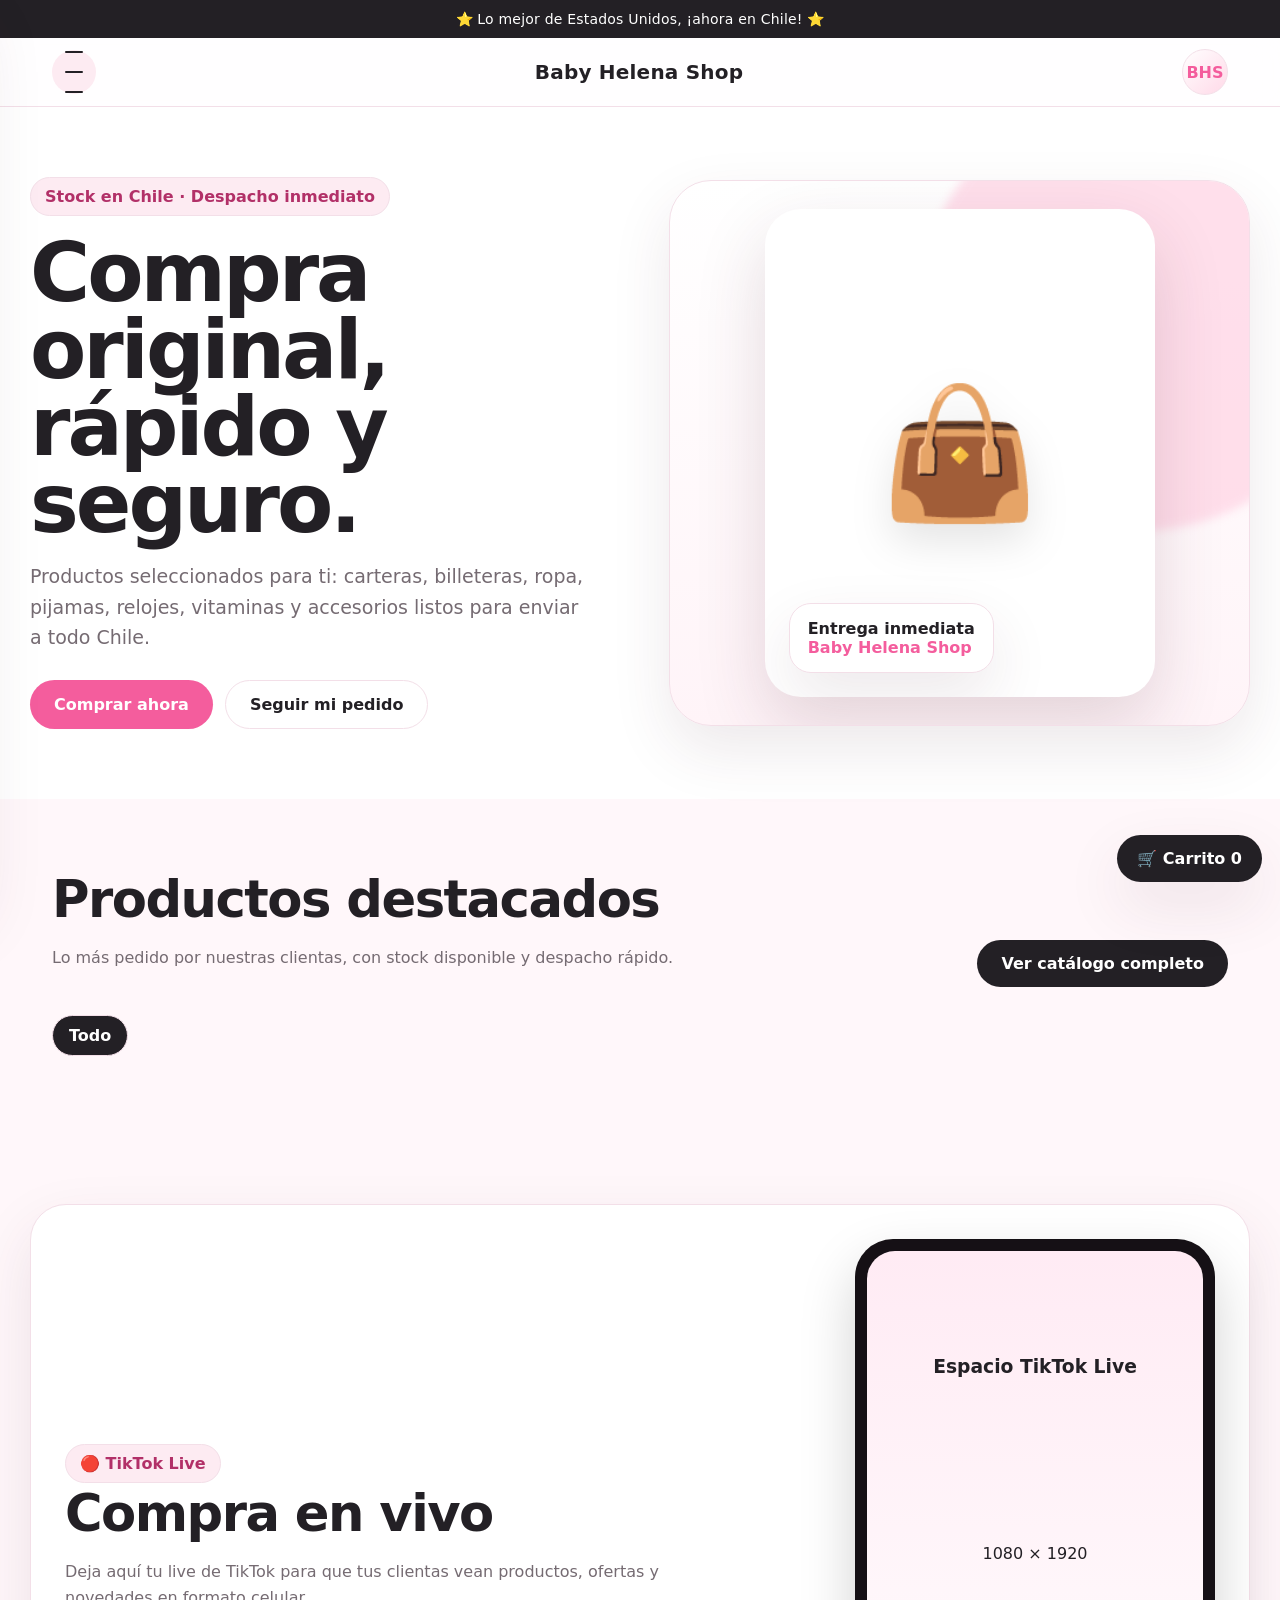
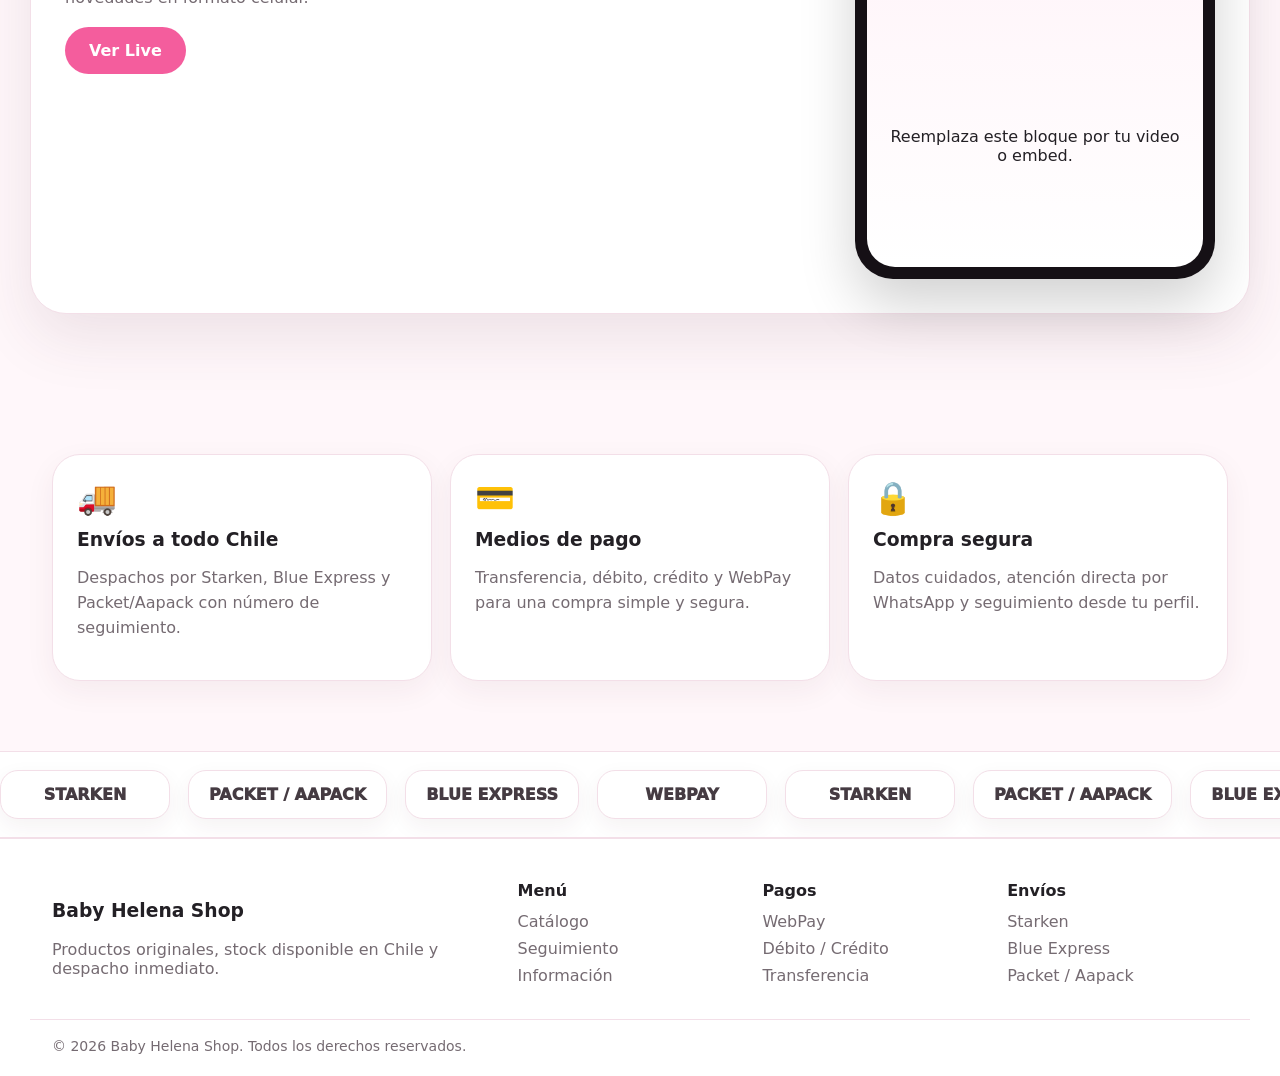
<file: index.html>
<!doctype html><html lang="es"><head><meta charset="utf-8"><meta name="viewport" content="width=device-width,initial-scale=1"><title>Baby Helena Shop | Productos originales en Chile</title><meta name="description" content="Baby Helena Shop: productos originales, stock disponible en Chile, despacho inmediato y compra segura."><link rel="stylesheet" href="css/styles.css"></head><body>
<div class="topbar">⭐ Lo mejor de Estados Unidos, ¡ahora en Chile! ⭐</div>
<nav class="nav"><div class="nav-inner"><button class="hamb" id="menuBtn" aria-label="Abrir menú"><span></span></button><a class="brand" href="index.html">Baby Helena Shop</a><div class="logo-slot">BHS</div></div></nav>
<div class="drawer" id="drawer"><div class="drawer-back" id="drawerBack"></div><aside class="drawer-panel"><div class="drawer-head"><strong>Baby Helena Shop</strong><button class="close" id="closeMenu">×</button></div><div class="drawer-links"><a href="index.html">Inicio</a><a href="catalogo.html">Catálogo</a><a href="seguimiento.html">Seguimiento</a><a href="tiktok.html">TikTok Live</a><a href="info.html">Información</a><a href="login.html">Mi cuenta</a></div></aside></div>
<header class="hero"><div class="container hero-grid"><div><span class="eyebrow">Stock en Chile · Despacho inmediato</span><h1>Compra original, rápido y seguro.</h1><p>Productos seleccionados para ti: carteras, billeteras, ropa, pijamas, relojes, vitaminas y accesorios listos para enviar a todo Chile.</p><div class="hero-actions"><a class="btn pink" href="catalogo.html">Comprar ahora</a><a class="btn ghost" href="seguimiento.html">Seguir mi pedido</a></div></div><div class="hero-card"><div class="product-mock"><div class="bag">👜</div><div class="mock-tag">Entrega inmediata<br><span style="color:#f45d9d">Baby Helena Shop</span></div></div></div></div></header>
<main>
<section class="section" id="catalogo"><div class="container"><div class="section-head"><div><h2>Productos destacados</h2><p class="section-lead">Lo más pedido por nuestras clientas, con stock disponible y despacho rápido.</p></div><a class="btn primary" href="catalogo.html">Ver catálogo completo</a></div><div class="tabs" id="tabs"></div><div class="products" id="productsGrid"></div></div></section>
<section class="section"><div class="container live-box"><div><span class="eyebrow">🔴 TikTok Live</span><h2>Compra en vivo</h2><p class="section-lead">Deja aquí tu live de TikTok para que tus clientas vean productos, ofertas y novedades en formato celular.</p><a class="btn pink" href="tiktok.html">Ver Live</a></div><div class="phone"><div class="phone-screen"><h3>Espacio TikTok Live</h3><p>1080 × 1920</p><p>Reemplaza este bloque por tu video o embed.</p></div></div></div></section>
<section class="section"><div class="container"><div class="trust-grid"><article class="trust"><div class="ico">🚚</div><h3>Envíos a todo Chile</h3><p>Despachos por Starken, Blue Express y Packet/Aapack con número de seguimiento.</p></article><article class="trust"><div class="ico">💳</div><h3>Medios de pago</h3><p>Transferencia, débito, crédito y WebPay para una compra simple y segura.</p></article><article class="trust"><div class="ico">🔒</div><h3>Compra segura</h3><p>Datos cuidados, atención directa por WhatsApp y seguimiento desde tu perfil.</p></article></div></div></section>
<div class="marquee"><div class="marquee-track"><span class="logo-pill">STARKEN</span><span class="logo-pill">PACKET / AAPACK</span><span class="logo-pill">BLUE EXPRESS</span><span class="logo-pill">WEBPAY</span><span class="logo-pill">STARKEN</span><span class="logo-pill">PACKET / AAPACK</span><span class="logo-pill">BLUE EXPRESS</span><span class="logo-pill">WEBPAY</span></div></div>
</main>
<footer><div class="container foot-grid"><div><h3>Baby Helena Shop</h3><p>Productos originales, stock disponible en Chile y despacho inmediato.</p></div><div><h4>Menú</h4><a href="catalogo.html">Catálogo</a><a href="seguimiento.html">Seguimiento</a><a href="info.html">Información</a></div><div><h4>Pagos</h4><p>WebPay</p><p>Débito / Crédito</p><p>Transferencia</p></div><div><h4>Envíos</h4><p>Starken</p><p>Blue Express</p><p>Packet / Aapack</p></div></div><div class="container copy">© 2026 Baby Helena Shop. Todos los derechos reservados.</div></footer>
<button class="cart-float" id="cartBtn">🛒 Carrito <span id="cartCount">0</span></button><div class="cart-panel" id="cartPanel"><h3>Tu carrito</h3><div id="cartItems"></div><h3>Total: <span id="cartTotal">$0</span></h3><a class="btn pink" href="login.html">Finalizar compra</a></div>
<script src="js/products.js"></script><script src="js/app.js"></script></body></html>
</file>
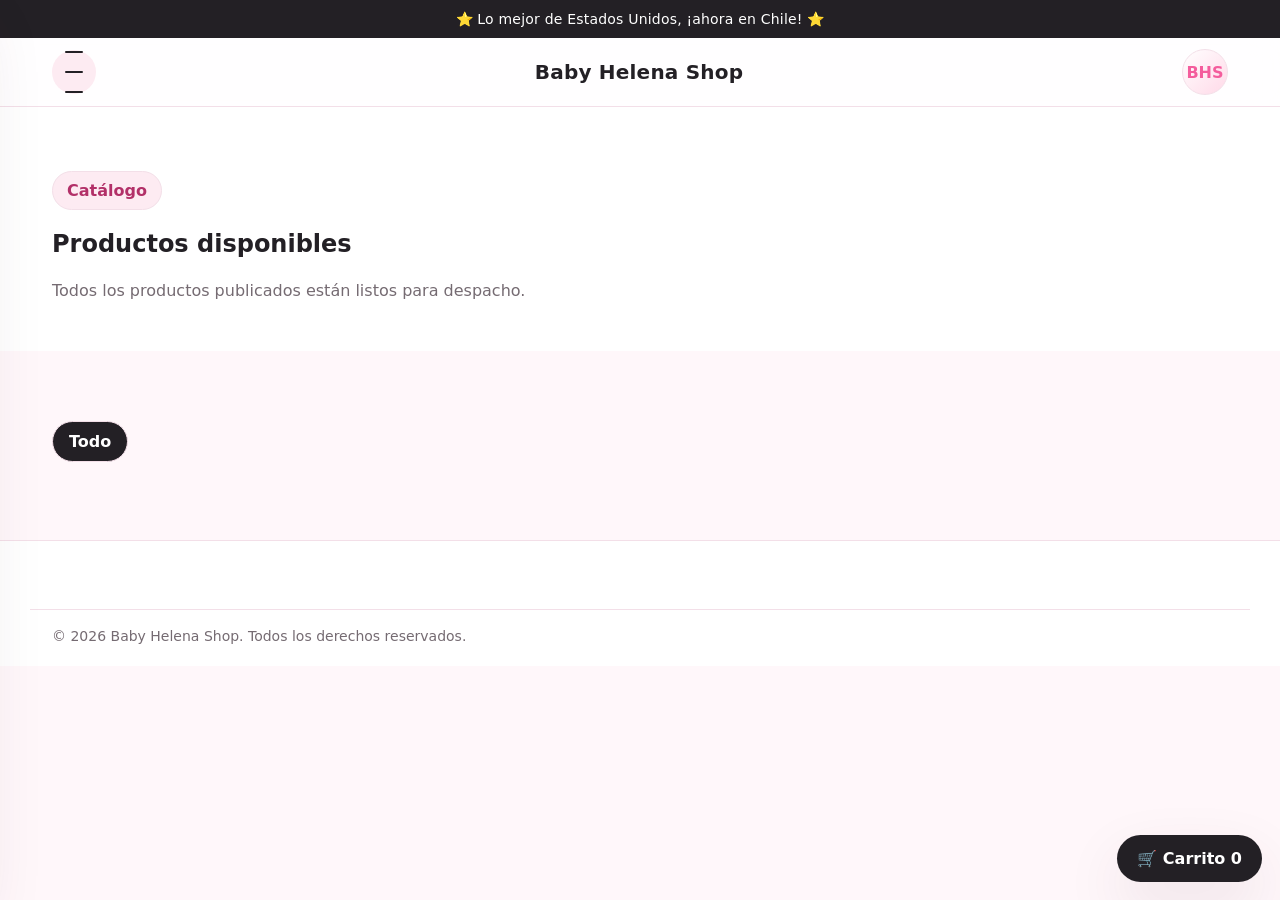
<file: catalogo.html>
<!doctype html><html lang="es"><head><meta charset="utf-8"><meta name="viewport" content="width=device-width,initial-scale=1"><title>Catálogo | Baby Helena Shop</title><link rel="stylesheet" href="css/styles.css"></head><body><div class="topbar">⭐ Lo mejor de Estados Unidos, ¡ahora en Chile! ⭐</div><nav class="nav"><div class="nav-inner"><button class="hamb" id="menuBtn"><span></span></button><a class="brand" href="index.html">Baby Helena Shop</a><div class="logo-slot">BHS</div></div></nav><div class="drawer" id="drawer"><div class="drawer-back" id="drawerBack"></div><aside class="drawer-panel"><div class="drawer-head"><strong>Menú</strong><button class="close" id="closeMenu">×</button></div><div class="drawer-links"><a href="index.html">Inicio</a><a href="catalogo.html">Catálogo</a><a href="seguimiento.html">Seguimiento</a><a href="tiktok.html">TikTok Live</a><a href="info.html">Información</a><a href="login.html">Mi cuenta</a></div></aside></div><main><section class="page-hero"><div class="container"><span class="eyebrow">Catálogo</span><h1>Productos disponibles</h1><p class="section-lead">Todos los productos publicados están listos para despacho.</p></div></section><section class="section"><div class="container"><div class="tabs" id="tabs"></div><div class="products" id="productsGrid"></div></div></section></main><footer><div class="container copy">© 2026 Baby Helena Shop. Todos los derechos reservados.</div></footer><button class="cart-float" id="cartBtn">🛒 Carrito <span id="cartCount">0</span></button><div class="cart-panel" id="cartPanel"><h3>Tu carrito</h3><div id="cartItems"></div><h3>Total: <span id="cartTotal">$0</span></h3></div><script src="js/products.js"></script><script src="js/app.js"></script></body></html>
</file>
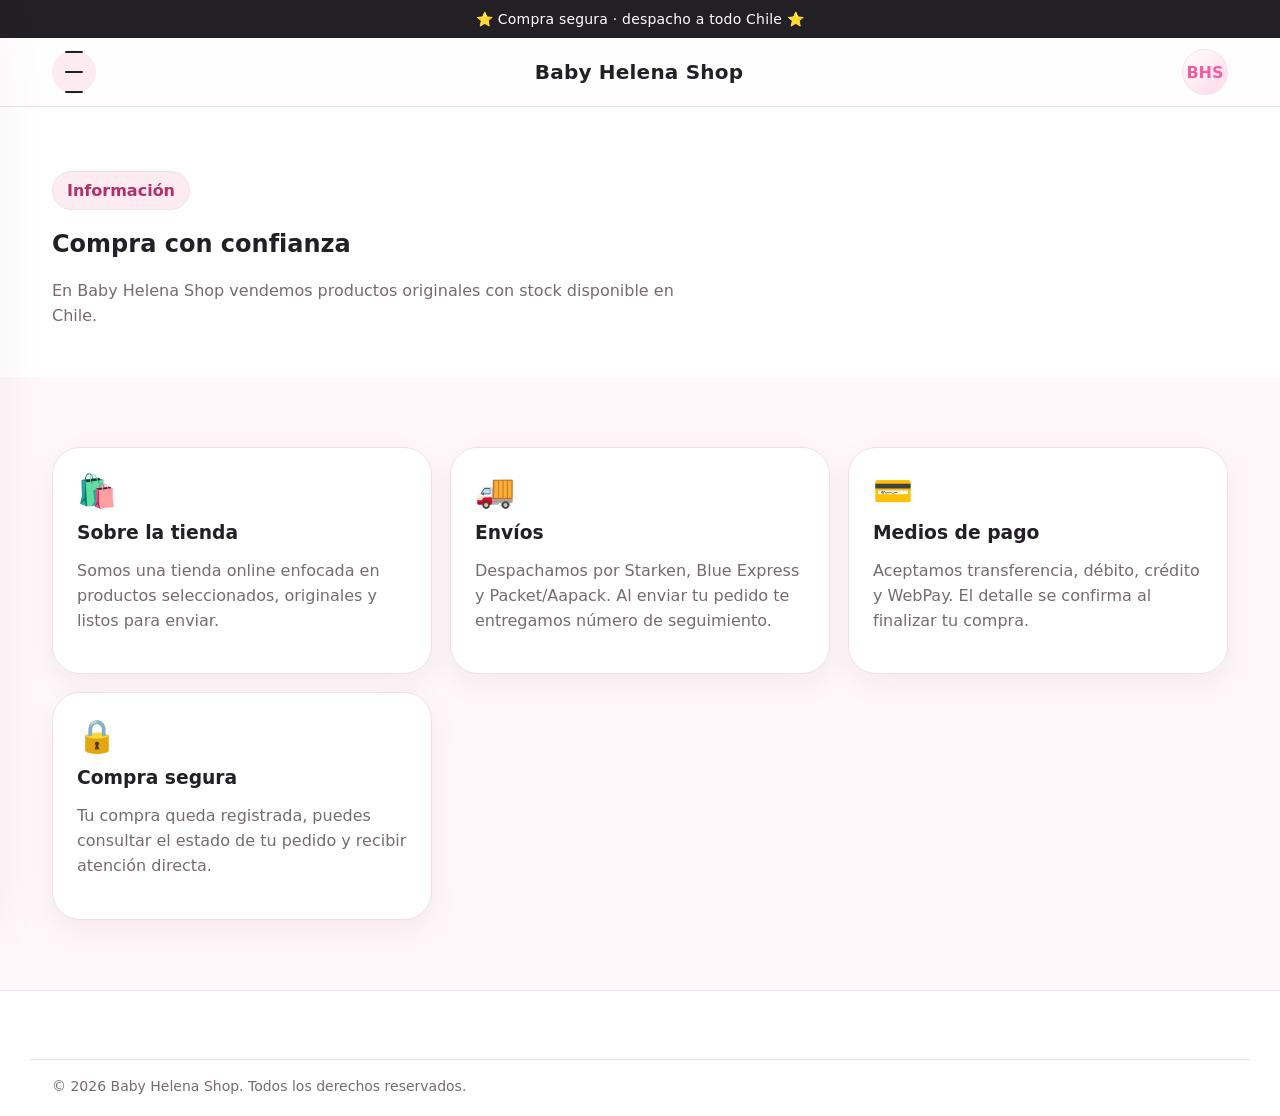
<file: info.html>
<!doctype html><html lang="es"><head><meta charset="utf-8"><meta name="viewport" content="width=device-width,initial-scale=1"><title>Información | Baby Helena Shop</title><link rel="stylesheet" href="css/styles.css"></head><body><div class="topbar">⭐ Compra segura · despacho a todo Chile ⭐</div><nav class="nav"><div class="nav-inner"><button class="hamb" id="menuBtn"><span></span></button><a class="brand" href="index.html">Baby Helena Shop</a><div class="logo-slot">BHS</div></div></nav><div class="drawer" id="drawer"><div class="drawer-back" id="drawerBack"></div><aside class="drawer-panel"><div class="drawer-head"><strong>Menú</strong><button class="close" id="closeMenu">×</button></div><div class="drawer-links"><a href="index.html">Inicio</a><a href="catalogo.html">Catálogo</a><a href="seguimiento.html">Seguimiento</a><a href="tiktok.html">TikTok Live</a><a href="info.html">Información</a><a href="login.html">Mi cuenta</a></div></aside></div><main><section class="page-hero"><div class="container"><span class="eyebrow">Información</span><h1>Compra con confianza</h1><p class="section-lead">En Baby Helena Shop vendemos productos originales con stock disponible en Chile.</p></div></section><section class="section"><div class="container trust-grid"><article class="trust"><div class="ico">🛍️</div><h3>Sobre la tienda</h3><p>Somos una tienda online enfocada en productos seleccionados, originales y listos para enviar.</p></article><article class="trust"><div class="ico">🚚</div><h3>Envíos</h3><p>Despachamos por Starken, Blue Express y Packet/Aapack. Al enviar tu pedido te entregamos número de seguimiento.</p></article><article class="trust"><div class="ico">💳</div><h3>Medios de pago</h3><p>Aceptamos transferencia, débito, crédito y WebPay. El detalle se confirma al finalizar tu compra.</p></article><article class="trust"><div class="ico">🔒</div><h3>Compra segura</h3><p>Tu compra queda registrada, puedes consultar el estado de tu pedido y recibir atención directa.</p></article></div></section></main><footer><div class="container copy">© 2026 Baby Helena Shop. Todos los derechos reservados.</div></footer><script src="js/products.js"></script><script src="js/app.js"></script></body></html>
</file>
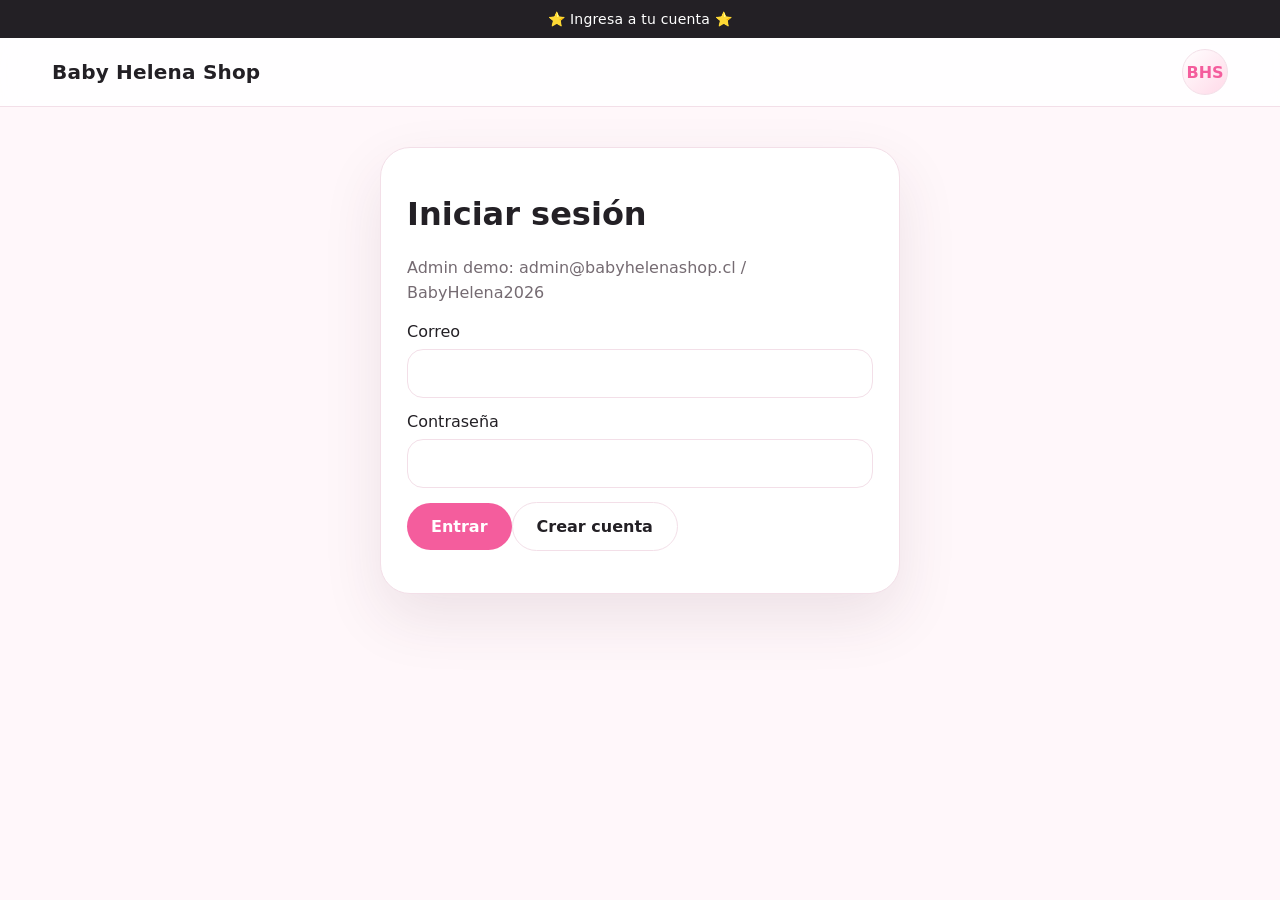
<file: login.html>
<!doctype html><html lang="es"><head><meta charset="utf-8"><meta name="viewport" content="width=device-width,initial-scale=1"><title>Login | Baby Helena Shop</title><link rel="stylesheet" href="css/styles.css"></head><body><div class="topbar">⭐ Ingresa a tu cuenta ⭐</div><nav class="nav"><div class="nav-inner"><a class="brand" href="index.html">Baby Helena Shop</a><div class="logo-slot">BHS</div></div></nav><main><form class="form-card" id="loginForm"><h1>Iniciar sesión</h1><p class="section-lead">Admin demo: admin@babyhelenashop.cl / BabyHelena2026</p><div class="field"><label>Correo</label><input id="email" type="email" required></div><div class="field"><label>Contraseña</label><input id="password" type="password" required></div><button class="btn pink">Entrar</button><a class="btn ghost" href="registro.html">Crear cuenta</a><p id="msg"></p></form></main><script src="js/products.js"></script><script src="js/app.js"></script></body></html>
</file>
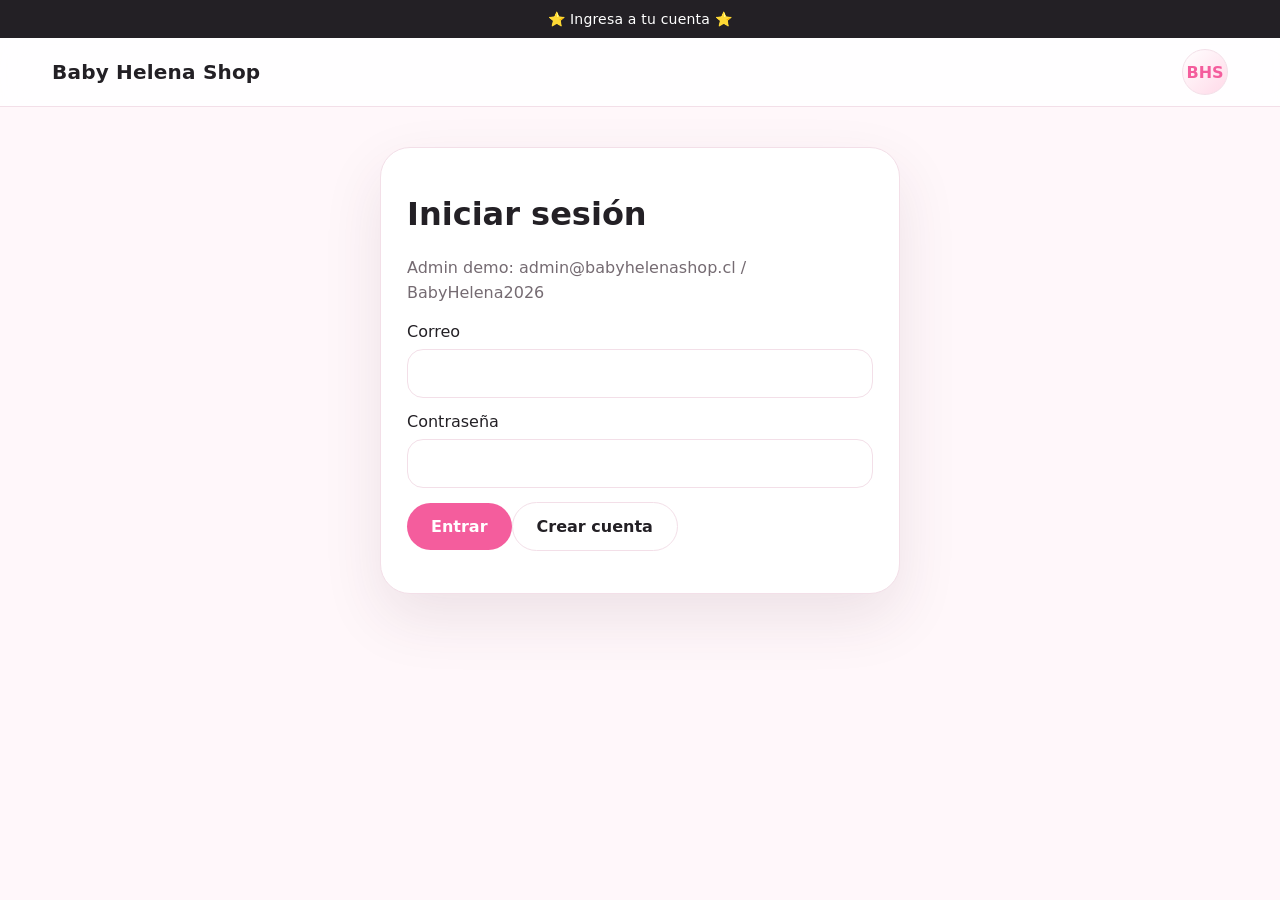
<file: perfil.html>
<!doctype html><html lang="es"><head><meta charset="utf-8"><meta name="viewport" content="width=device-width,initial-scale=1"><title>Perfil | Baby Helena Shop</title><link rel="stylesheet" href="css/styles.css"></head><body><div class="topbar">⭐ Mi perfil ⭐</div><nav class="nav"><div class="nav-inner"><a class="brand" href="index.html">Baby Helena Shop</a><button class="btn ghost" id="logoutBtn">Salir</button></div></nav><main><section class="section"><div class="container"><div class="form-card" id="profileBox"></div></div></section></main><script src="js/products.js"></script><script src="js/app.js"></script></body></html>
</file>
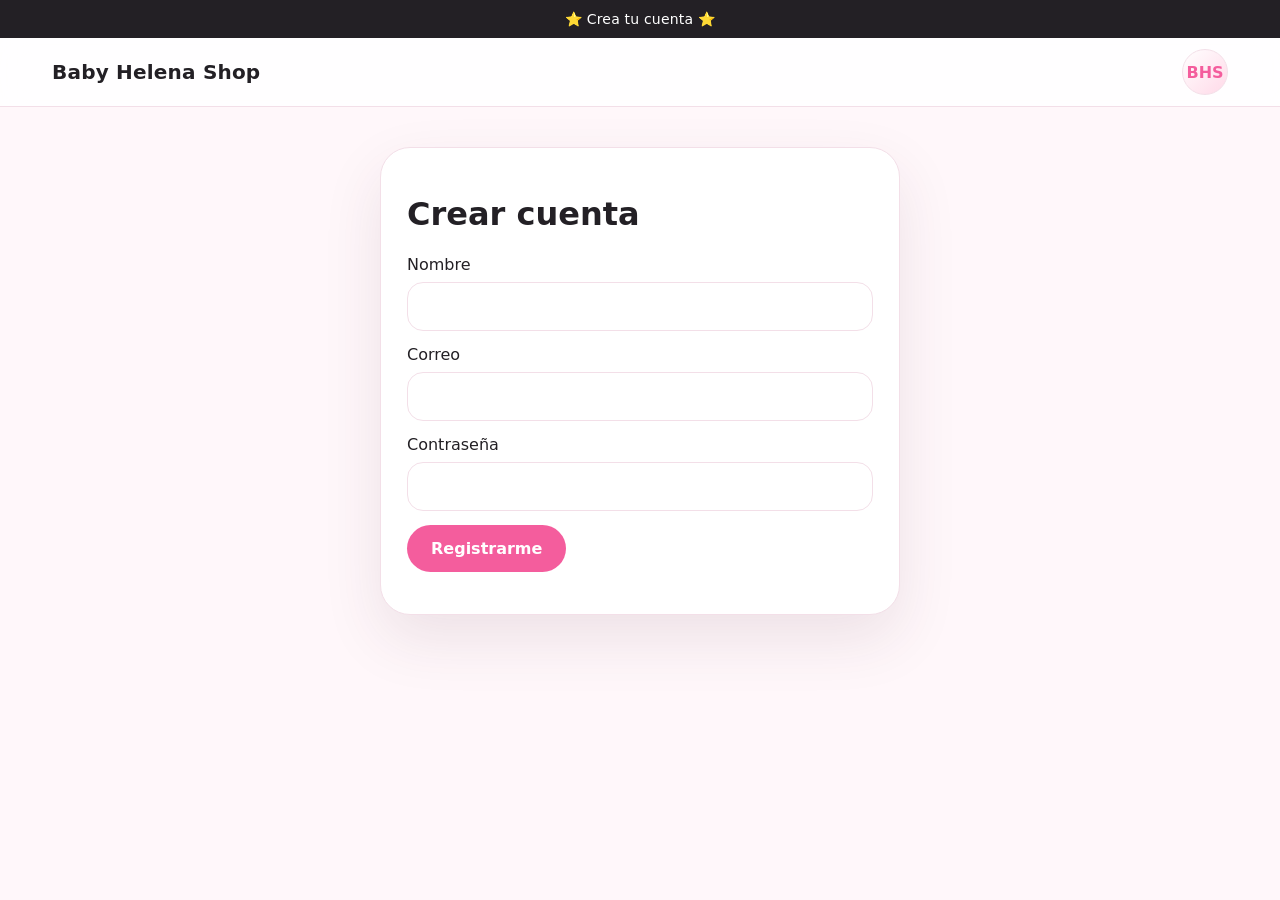
<file: registro.html>
<!doctype html><html lang="es"><head><meta charset="utf-8"><meta name="viewport" content="width=device-width,initial-scale=1"><title>Registro | Baby Helena Shop</title><link rel="stylesheet" href="css/styles.css"></head><body><div class="topbar">⭐ Crea tu cuenta ⭐</div><nav class="nav"><div class="nav-inner"><a class="brand" href="index.html">Baby Helena Shop</a><div class="logo-slot">BHS</div></div></nav><main><form class="form-card" id="registroForm"><h1>Crear cuenta</h1><div class="field"><label>Nombre</label><input id="name" required></div><div class="field"><label>Correo</label><input id="email" type="email" required></div><div class="field"><label>Contraseña</label><input id="password" type="password" required></div><button class="btn pink">Registrarme</button><p id="msg"></p></form></main><script src="js/products.js"></script><script src="js/app.js"></script></body></html>
</file>
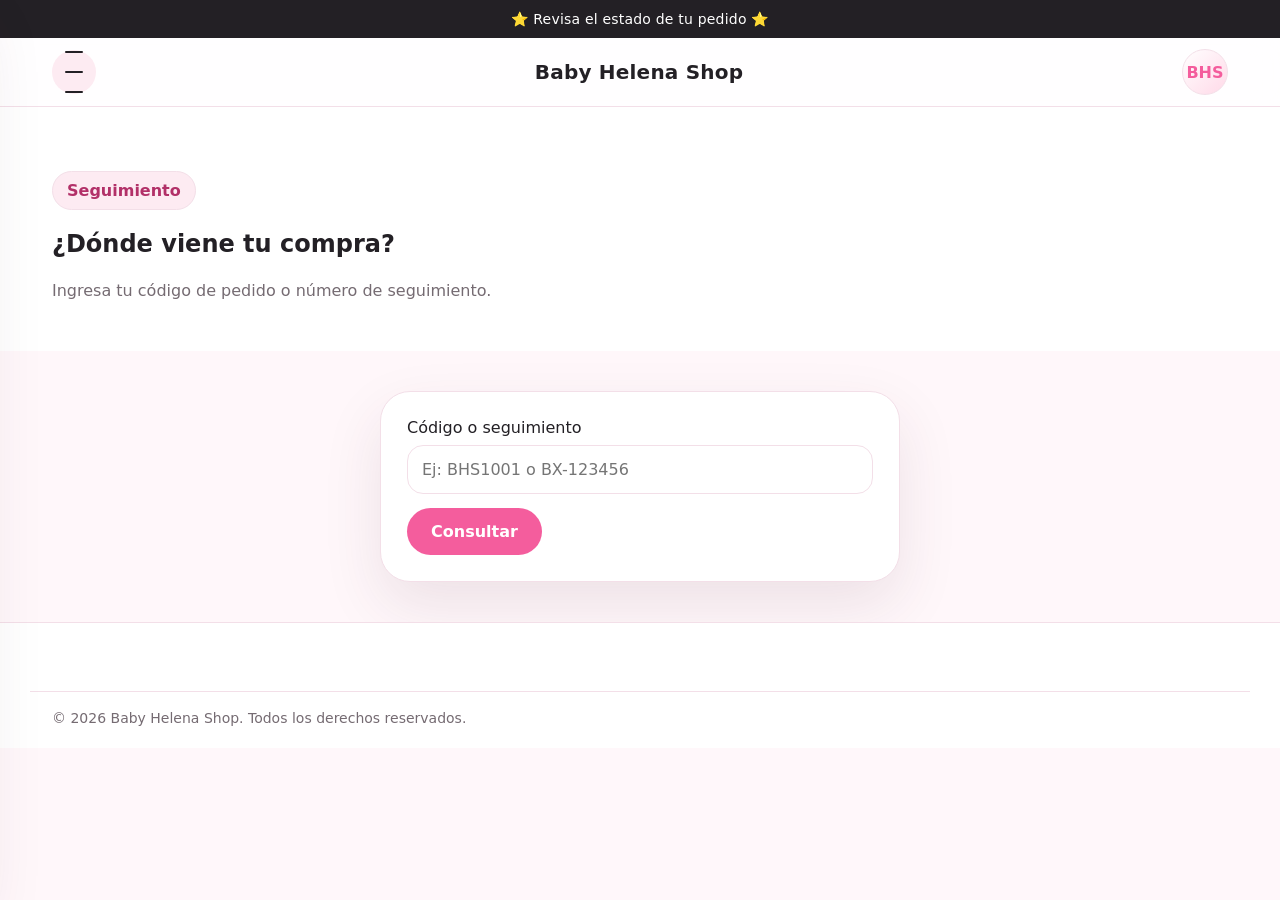
<file: seguimiento.html>
<!doctype html><html lang="es"><head><meta charset="utf-8"><meta name="viewport" content="width=device-width,initial-scale=1"><title>Seguimiento | Baby Helena Shop</title><link rel="stylesheet" href="css/styles.css"></head><body><div class="topbar">⭐ Revisa el estado de tu pedido ⭐</div><nav class="nav"><div class="nav-inner"><button class="hamb" id="menuBtn"><span></span></button><a class="brand" href="index.html">Baby Helena Shop</a><div class="logo-slot">BHS</div></div></nav><div class="drawer" id="drawer"><div class="drawer-back" id="drawerBack"></div><aside class="drawer-panel"><div class="drawer-head"><strong>Menú</strong><button class="close" id="closeMenu">×</button></div><div class="drawer-links"><a href="index.html">Inicio</a><a href="catalogo.html">Catálogo</a><a href="seguimiento.html">Seguimiento</a><a href="tiktok.html">TikTok Live</a><a href="info.html">Información</a><a href="login.html">Mi cuenta</a></div></aside></div><main><section class="page-hero"><div class="container"><span class="eyebrow">Seguimiento</span><h1>¿Dónde viene tu compra?</h1><p class="section-lead">Ingresa tu código de pedido o número de seguimiento.</p></div></section><form class="form-card" id="trackForm"><div class="field"><label>Código o seguimiento</label><input id="trackCode" placeholder="Ej: BHS1001 o BX-123456"></div><button class="btn pink">Consultar</button><div id="trackResult"></div></form></main><footer><div class="container copy">© 2026 Baby Helena Shop. Todos los derechos reservados.</div></footer><script src="js/products.js"></script><script src="js/app.js"></script></body></html>
</file>
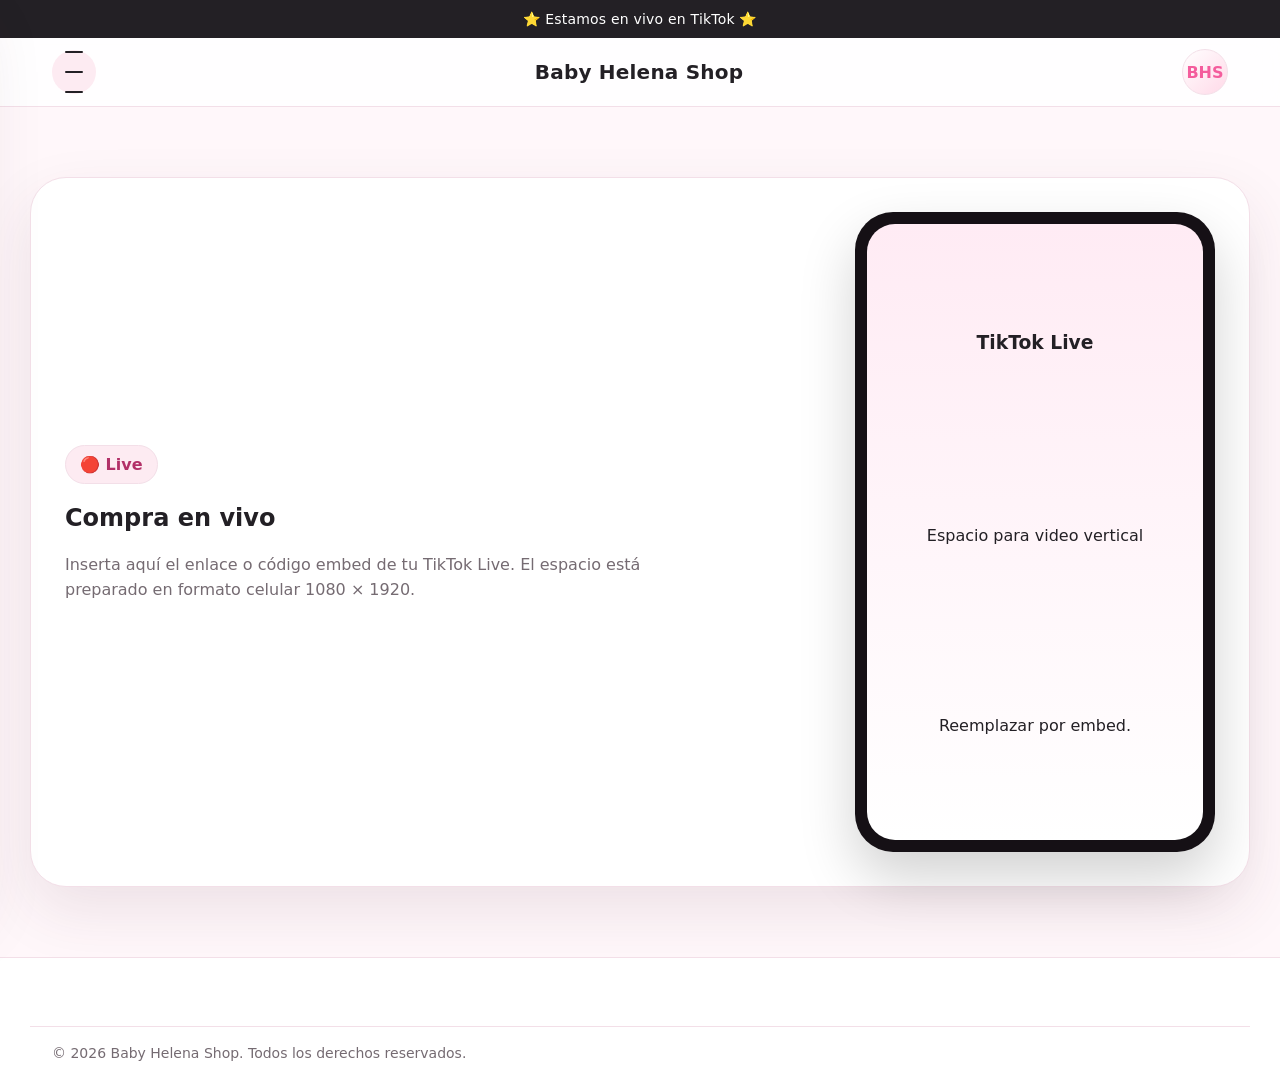
<file: tiktok.html>
<!doctype html><html lang="es"><head><meta charset="utf-8"><meta name="viewport" content="width=device-width,initial-scale=1"><title>TikTok Live | Baby Helena Shop</title><link rel="stylesheet" href="css/styles.css"></head><body><div class="topbar">⭐ Estamos en vivo en TikTok ⭐</div><nav class="nav"><div class="nav-inner"><button class="hamb" id="menuBtn"><span></span></button><a class="brand" href="index.html">Baby Helena Shop</a><div class="logo-slot">BHS</div></div></nav><div class="drawer" id="drawer"><div class="drawer-back" id="drawerBack"></div><aside class="drawer-panel"><div class="drawer-head"><strong>Menú</strong><button class="close" id="closeMenu">×</button></div><div class="drawer-links"><a href="index.html">Inicio</a><a href="catalogo.html">Catálogo</a><a href="seguimiento.html">Seguimiento</a><a href="tiktok.html">TikTok Live</a><a href="info.html">Información</a><a href="login.html">Mi cuenta</a></div></aside></div><main><section class="section"><div class="container live-box"><div><span class="eyebrow">🔴 Live</span><h1>Compra en vivo</h1><p class="section-lead">Inserta aquí el enlace o código embed de tu TikTok Live. El espacio está preparado en formato celular 1080 × 1920.</p></div><div class="phone"><div class="phone-screen"><h3>TikTok Live</h3><p>Espacio para video vertical</p><p>Reemplazar por embed.</p></div></div></div></section></main><footer><div class="container copy">© 2026 Baby Helena Shop. Todos los derechos reservados.</div></footer><script src="js/products.js"></script><script src="js/app.js"></script></body></html>
</file>
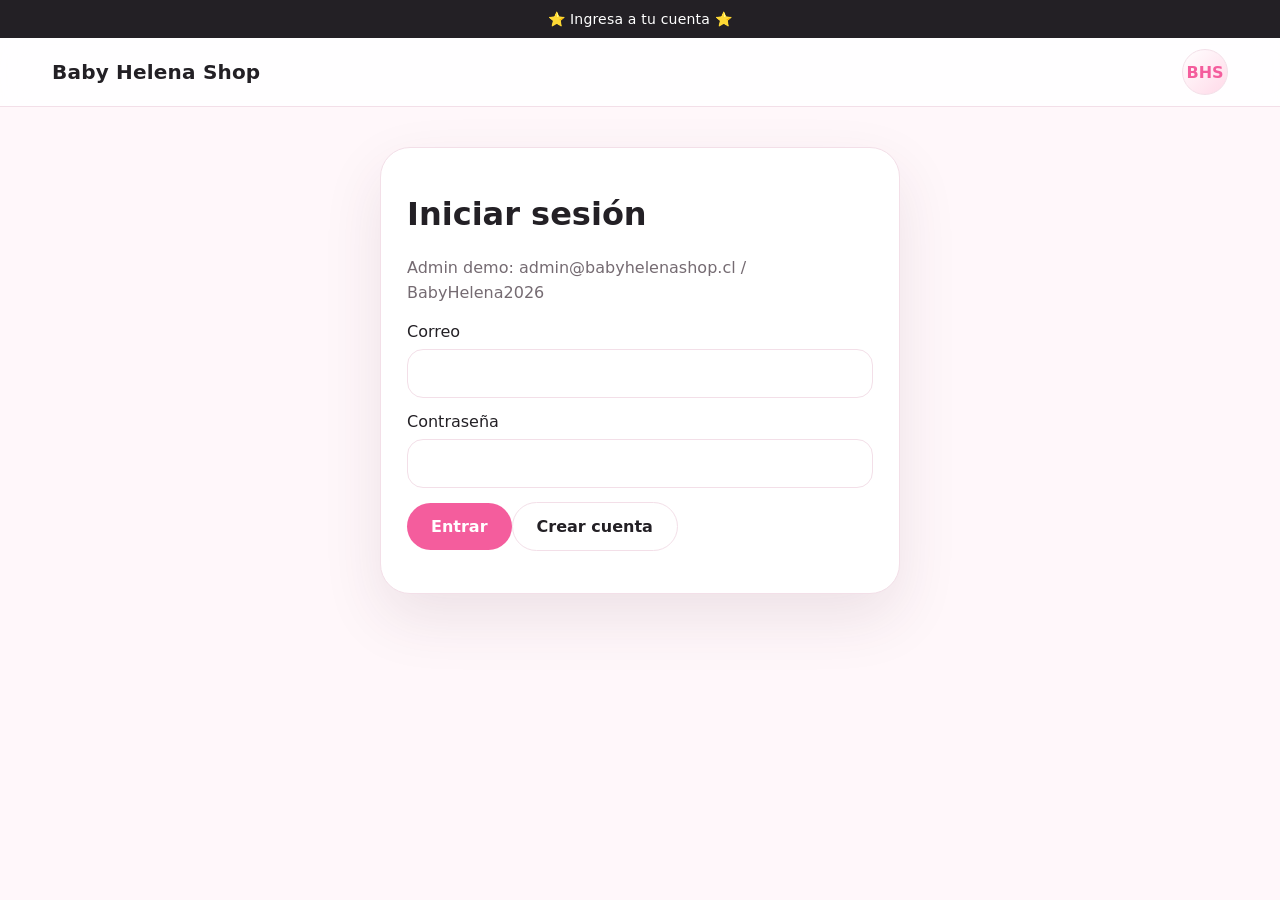
<file: admin/dashboard.html>
<!doctype html><html lang="es"><head><meta charset="utf-8"><meta name="viewport" content="width=device-width,initial-scale=1"><title>Admin | Baby Helena Shop</title><link rel="stylesheet" href="../css/styles.css"></head><body><div class="admin-shell"><aside class="admin-side"><h2>Baby Helena Admin</h2><p>Panel de control</p><a class="btn ghost" href="../index.html">Ver tienda</a><button class="btn pink" id="logoutBtn">Cerrar sesión</button></aside><main class="admin-main"><h1>Panel administrador</h1><div class="mini-grid" id="stats"></div><section class="admin-card"><h2>Agregar producto</h2><form id="productForm"><div class="field"><label>Nombre</label><input id="pName" required></div><div class="field"><label>Categoría</label><input id="pCat" required></div><div class="field"><label>Precio</label><input id="pPrice" type="number" required></div><div class="field"><label>Emoji/imagen temporal</label><input id="pEmoji" placeholder="👜"></div><button class="btn pink">Agregar</button></form></section><section><h2>Productos</h2><div id="productList"></div></section><section class="admin-card"><h2>Crear / actualizar pedido</h2><form id="orderForm"><div class="field"><label>Código</label><input id="oCode" required></div><div class="field"><label>Correo cliente</label><input id="oEmail" type="email" required></div><div class="field"><label>Estado</label><input id="oStatus" placeholder="Enviado por Starken" required></div><div class="field"><label>Seguimiento</label><input id="oTrack" required></div><div class="field"><label>Progreso 0 a 4</label><input id="oProgress" type="number" min="0" max="4" value="2"></div><button class="btn pink">Guardar pedido</button></form></section><section><h2>Pedidos</h2><div id="orderList"></div></section></main></div><script src="../js/products.js"></script><script src="../js/admin.js"></script></body></html>
</file>
<file: css/styles.css>
:root{
  --bg:#fff7fa;--white:#fff;--ink:#232025;--muted:#756b72;--line:#f3dfe8;--soft:#fdebf2;--pink:#f45d9d;--pink2:#ff8fbd;--shadow:0 24px 60px rgba(80,35,55,.10);--radius:28px
}
*{box-sizing:border-box}html{scroll-behavior:smooth}body{margin:0;font-family:Inter,system-ui,-apple-system,Segoe UI,sans-serif;color:var(--ink);background:var(--bg)}a{color:inherit;text-decoration:none}button,input,select{font:inherit}.topbar{height:38px;background:var(--ink);color:white;display:grid;place-items:center;font-size:14px;letter-spacing:.2px}.nav{position:sticky;top:0;z-index:50;background:rgba(255,255,255,.86);backdrop-filter:blur(16px);border-bottom:1px solid var(--line)}.nav-inner{height:68px;max-width:1220px;margin:auto;display:flex;align-items:center;justify-content:space-between;padding:0 22px}.hamb{width:44px;height:44px;border:0;background:var(--soft);border-radius:50%;display:grid;place-items:center;cursor:pointer}.hamb span,.hamb:before,.hamb:after{content:"";width:18px;height:2px;background:var(--ink);display:block;border-radius:2px}.hamb:before{transform:translateY(-6px)}.hamb:after{transform:translateY(6px)}.brand{font-weight:900;letter-spacing:.2px;font-size:20px}.logo-slot{width:46px;height:46px;border-radius:50%;background:linear-gradient(135deg,#fff,#ffd9e8);border:1px solid var(--line);display:grid;place-items:center;font-weight:900;color:var(--pink)}.drawer{position:fixed;inset:0;z-index:100;pointer-events:none}.drawer.open{pointer-events:auto}.drawer-back{position:absolute;inset:0;background:rgba(20,15,18,.36);opacity:0;transition:.25s}.drawer.open .drawer-back{opacity:1}.drawer-panel{position:absolute;left:0;top:0;height:100%;width:min(360px,86vw);background:white;box-shadow:var(--shadow);transform:translateX(-105%);transition:.3s;padding:26px}.drawer.open .drawer-panel{transform:none}.drawer-head{display:flex;justify-content:space-between;align-items:center;margin-bottom:25px}.close{border:0;background:var(--soft);width:40px;height:40px;border-radius:50%;cursor:pointer}.drawer-links{display:grid;gap:10px}.drawer-links a{padding:15px 16px;border-radius:18px;background:#fff;border:1px solid var(--line);font-weight:750}.drawer-links a:hover{background:var(--soft)}.hero{background:#fff;min-height:620px;display:grid;align-items:center}.container{max-width:1220px;margin:auto;padding:0 22px}.hero-grid{display:grid;grid-template-columns:1.02fr .98fr;gap:35px;align-items:center;padding:70px 0}.eyebrow{display:inline-flex;gap:8px;align-items:center;padding:9px 14px;background:var(--soft);border:1px solid var(--line);border-radius:999px;font-weight:800;color:#b23068}.hero h1{font-size:clamp(42px,7vw,82px);line-height:.94;margin:18px 0 16px;letter-spacing:-3px}.hero p{font-size:19px;color:var(--muted);max-width:560px;line-height:1.6}.hero-actions{display:flex;gap:12px;flex-wrap:wrap;margin-top:28px}.btn{border:0;border-radius:999px;padding:14px 24px;font-weight:850;cursor:pointer;display:inline-flex;align-items:center;gap:8px}.btn.primary{background:var(--ink);color:white}.btn.pink{background:var(--pink);color:white}.btn.ghost{background:white;border:1px solid var(--line)}.hero-card{background:linear-gradient(180deg,#fff,#fff4f8);border:1px solid var(--line);border-radius:42px;min-height:520px;padding:28px;box-shadow:var(--shadow);display:grid;place-items:center;position:relative;overflow:hidden}.hero-card:before{content:"";position:absolute;width:440px;height:440px;border-radius:50%;background:#ffd5e5;filter:blur(5px);opacity:.75;right:-110px;top:-90px}.product-mock{position:relative;z-index:2;width:min(390px,92%);aspect-ratio:4/5;border-radius:36px;background:white;box-shadow:0 28px 70px rgba(80,35,55,.16);display:grid;place-items:center;overflow:hidden}.product-mock .bag{font-size:128px;filter:drop-shadow(0 18px 20px rgba(0,0,0,.1))}.mock-tag{position:absolute;left:24px;bottom:24px;background:white;border:1px solid var(--line);border-radius:22px;padding:15px 18px;box-shadow:var(--shadow);font-weight:900}.section{padding:70px 0}.section-head{display:flex;align-items:end;justify-content:space-between;gap:20px;margin-bottom:28px}.section h2{font-size:clamp(30px,4vw,52px);margin:0;letter-spacing:-1.5px}.section-lead{color:var(--muted);max-width:640px;line-height:1.6}.tabs{display:flex;gap:10px;overflow:auto;padding-bottom:8px}.tab{border:1px solid var(--line);background:#fff;border-radius:999px;padding:10px 16px;font-weight:800;white-space:nowrap;cursor:pointer}.tab.active{background:var(--ink);color:white}.products{display:grid;grid-template-columns:repeat(4,1fr);gap:18px}.card{background:white;border:1px solid var(--line);border-radius:28px;overflow:hidden;box-shadow:0 10px 32px rgba(80,35,55,.07);transition:.25s}.card:hover{transform:translateY(-4px);box-shadow:var(--shadow)}.photo{height:260px;background:linear-gradient(135deg,#fff,#ffe2ee);display:grid;place-items:center;font-size:76px}.card-body{padding:18px}.card h3{margin:0 0 8px}.price{font-weight:950;font-size:20px}.badge{display:inline-block;background:var(--soft);color:#a9265d;padding:7px 10px;border-radius:999px;font-size:12px;font-weight:900;margin-bottom:10px}.trust-grid{display:grid;grid-template-columns:repeat(3,1fr);gap:18px}.trust{background:white;border:1px solid var(--line);border-radius:28px;padding:24px;box-shadow:0 10px 30px rgba(80,35,55,.06)}.trust .ico{font-size:32px}.trust h3{margin:12px 0 8px}.trust p{color:var(--muted);line-height:1.55}.live-box{display:grid;grid-template-columns:1fr 360px;gap:28px;align-items:center;background:white;border:1px solid var(--line);border-radius:36px;padding:34px;box-shadow:var(--shadow)}.phone{width:100%;aspect-ratio:9/16;background:#151015;border-radius:38px;padding:12px;box-shadow:0 25px 55px rgba(0,0,0,.18)}.phone-screen{height:100%;border-radius:28px;background:linear-gradient(180deg,#ffebf4,#fff);display:grid;place-items:center;text-align:center;padding:20px}.marquee{overflow:hidden;background:white;border-top:1px solid var(--line);border-bottom:1px solid var(--line);padding:18px 0}.marquee-track{display:flex;gap:18px;animation:scroll 24s linear infinite;width:max-content}.logo-pill{min-width:170px;background:#fff;border:1px solid var(--line);border-radius:18px;padding:14px 20px;text-align:center;font-weight:950;color:#453b42;box-shadow:0 8px 22px rgba(80,35,55,.06)}@keyframes scroll{to{transform:translateX(-50%)}}footer{background:#fff;padding:42px 0 22px;border-top:1px solid var(--line)}.foot-grid{display:grid;grid-template-columns:2fr 1fr 1fr 1fr;gap:24px}.foot-grid h4{margin:0 0 12px}.foot-grid a,.foot-grid p{display:block;color:var(--muted);margin:8px 0}.copy{border-top:1px solid var(--line);margin-top:26px;padding-top:18px;color:var(--muted);font-size:14px}.page-hero{padding:64px 0 32px;background:white}.form-card{max-width:520px;margin:40px auto;background:white;border:1px solid var(--line);border-radius:30px;padding:26px;box-shadow:var(--shadow)}.field{display:grid;gap:8px;margin-bottom:14px}.field input,.field textarea{border:1px solid var(--line);border-radius:16px;padding:14px;background:#fff}.timeline{display:grid;gap:12px;margin-top:20px}.step{padding:16px;border-radius:18px;border:1px solid var(--line);background:white}.step.done{background:#fff0f6;border-color:#ffc1d8;font-weight:850}.admin-shell{display:grid;grid-template-columns:260px 1fr;min-height:100vh}.admin-side{background:#fff;border-right:1px solid var(--line);padding:24px}.admin-main{padding:28px}.admin-card{background:#fff;border:1px solid var(--line);border-radius:24px;padding:22px;margin-bottom:16px}.mini-grid{display:grid;grid-template-columns:repeat(4,1fr);gap:14px}.mini{background:#fff;border:1px solid var(--line);border-radius:24px;padding:18px}.cart-float{position:fixed;right:18px;bottom:18px;z-index:40;background:var(--ink);color:white;border:0;border-radius:999px;padding:14px 20px;font-weight:900;box-shadow:var(--shadow);cursor:pointer}.cart-panel{position:fixed;right:18px;bottom:78px;width:min(380px,calc(100vw - 36px));background:white;border:1px solid var(--line);border-radius:28px;box-shadow:var(--shadow);padding:20px;z-index:60;display:none}.cart-panel.open{display:block}.cart-item{display:flex;justify-content:space-between;border-bottom:1px solid var(--line);padding:10px 0;color:var(--muted)}
@media(max-width:900px){.hero-grid,.live-box{grid-template-columns:1fr}.products{grid-template-columns:repeat(2,1fr)}.trust-grid,.foot-grid{grid-template-columns:1fr}.hero-card{min-height:420px}.admin-shell{grid-template-columns:1fr}.mini-grid{grid-template-columns:1fr 1fr}.section-head{display:block}}@media(max-width:560px){.products{grid-template-columns:1fr}.hero h1{letter-spacing:-1.6px}.photo{height:230px}.nav-inner{height:62px}.brand{font-size:17px}.topbar{font-size:12px}.mini-grid{grid-template-columns:1fr}}
</file>
